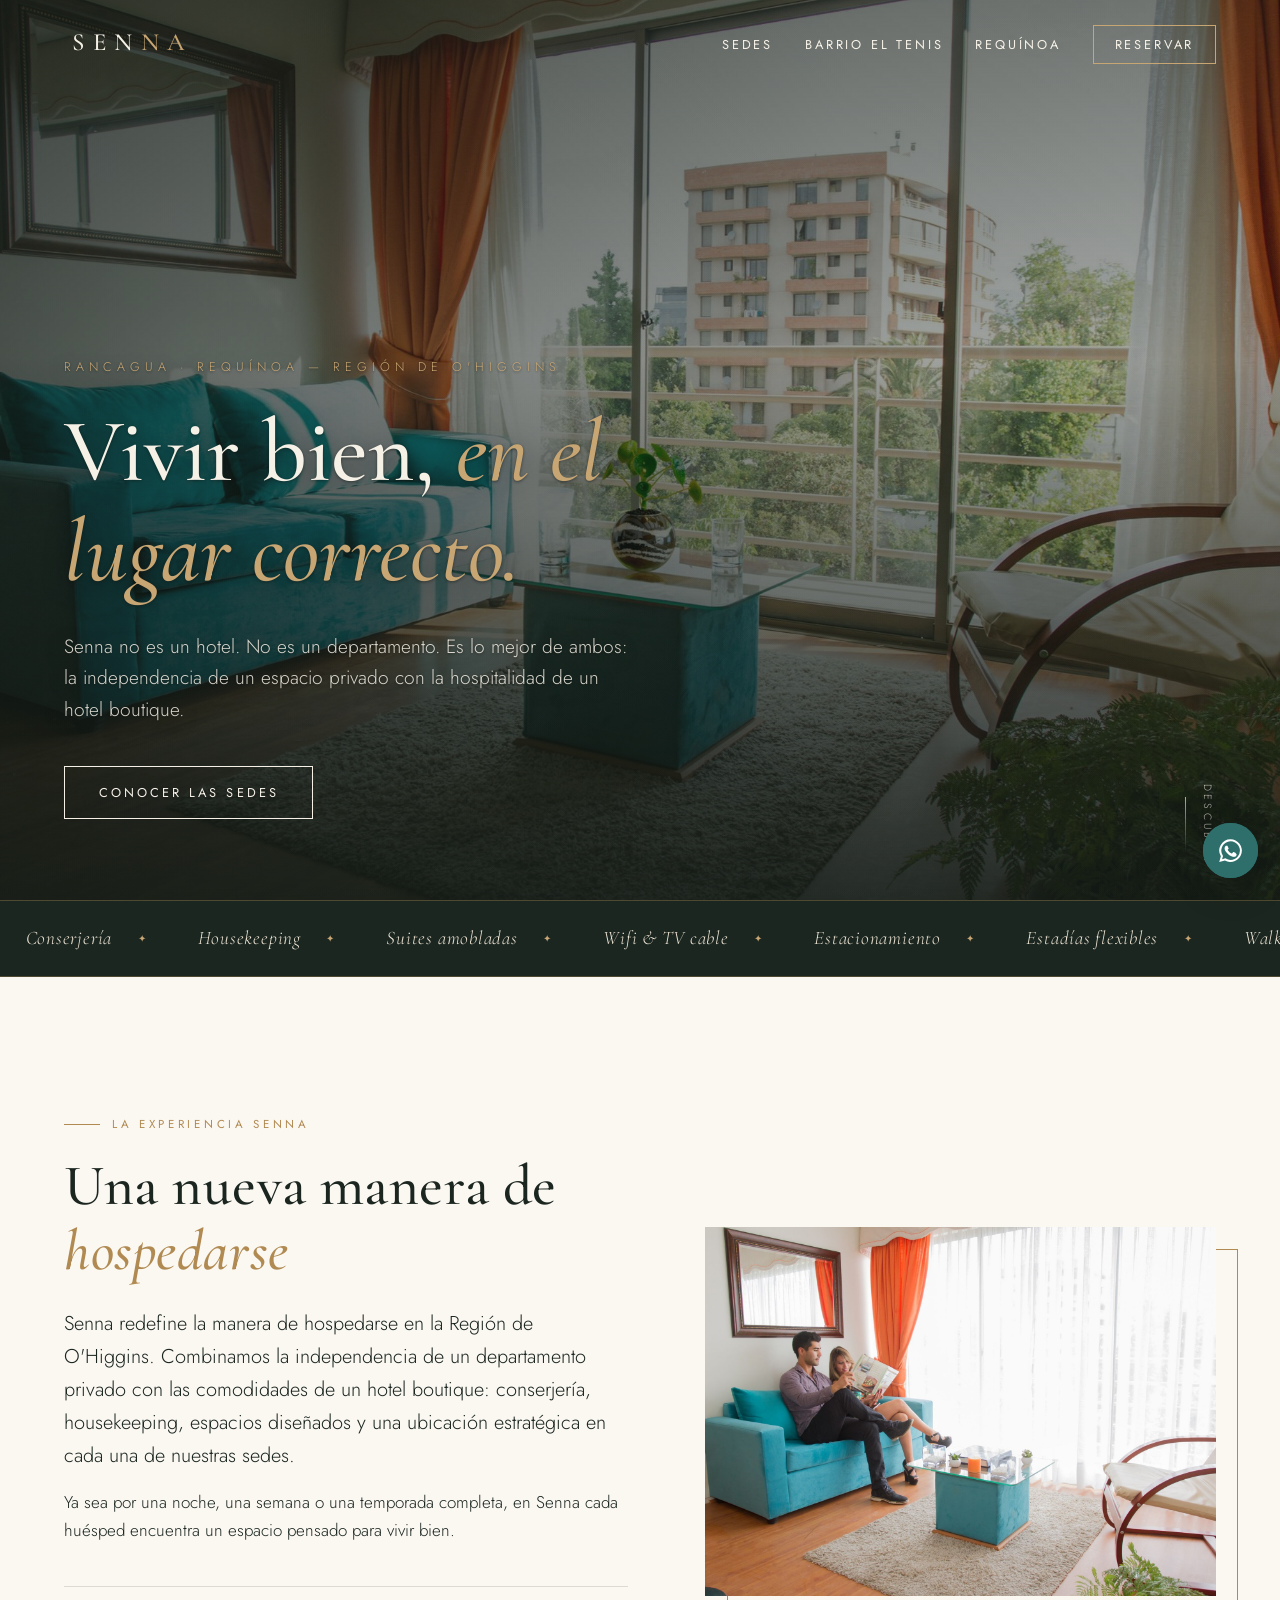
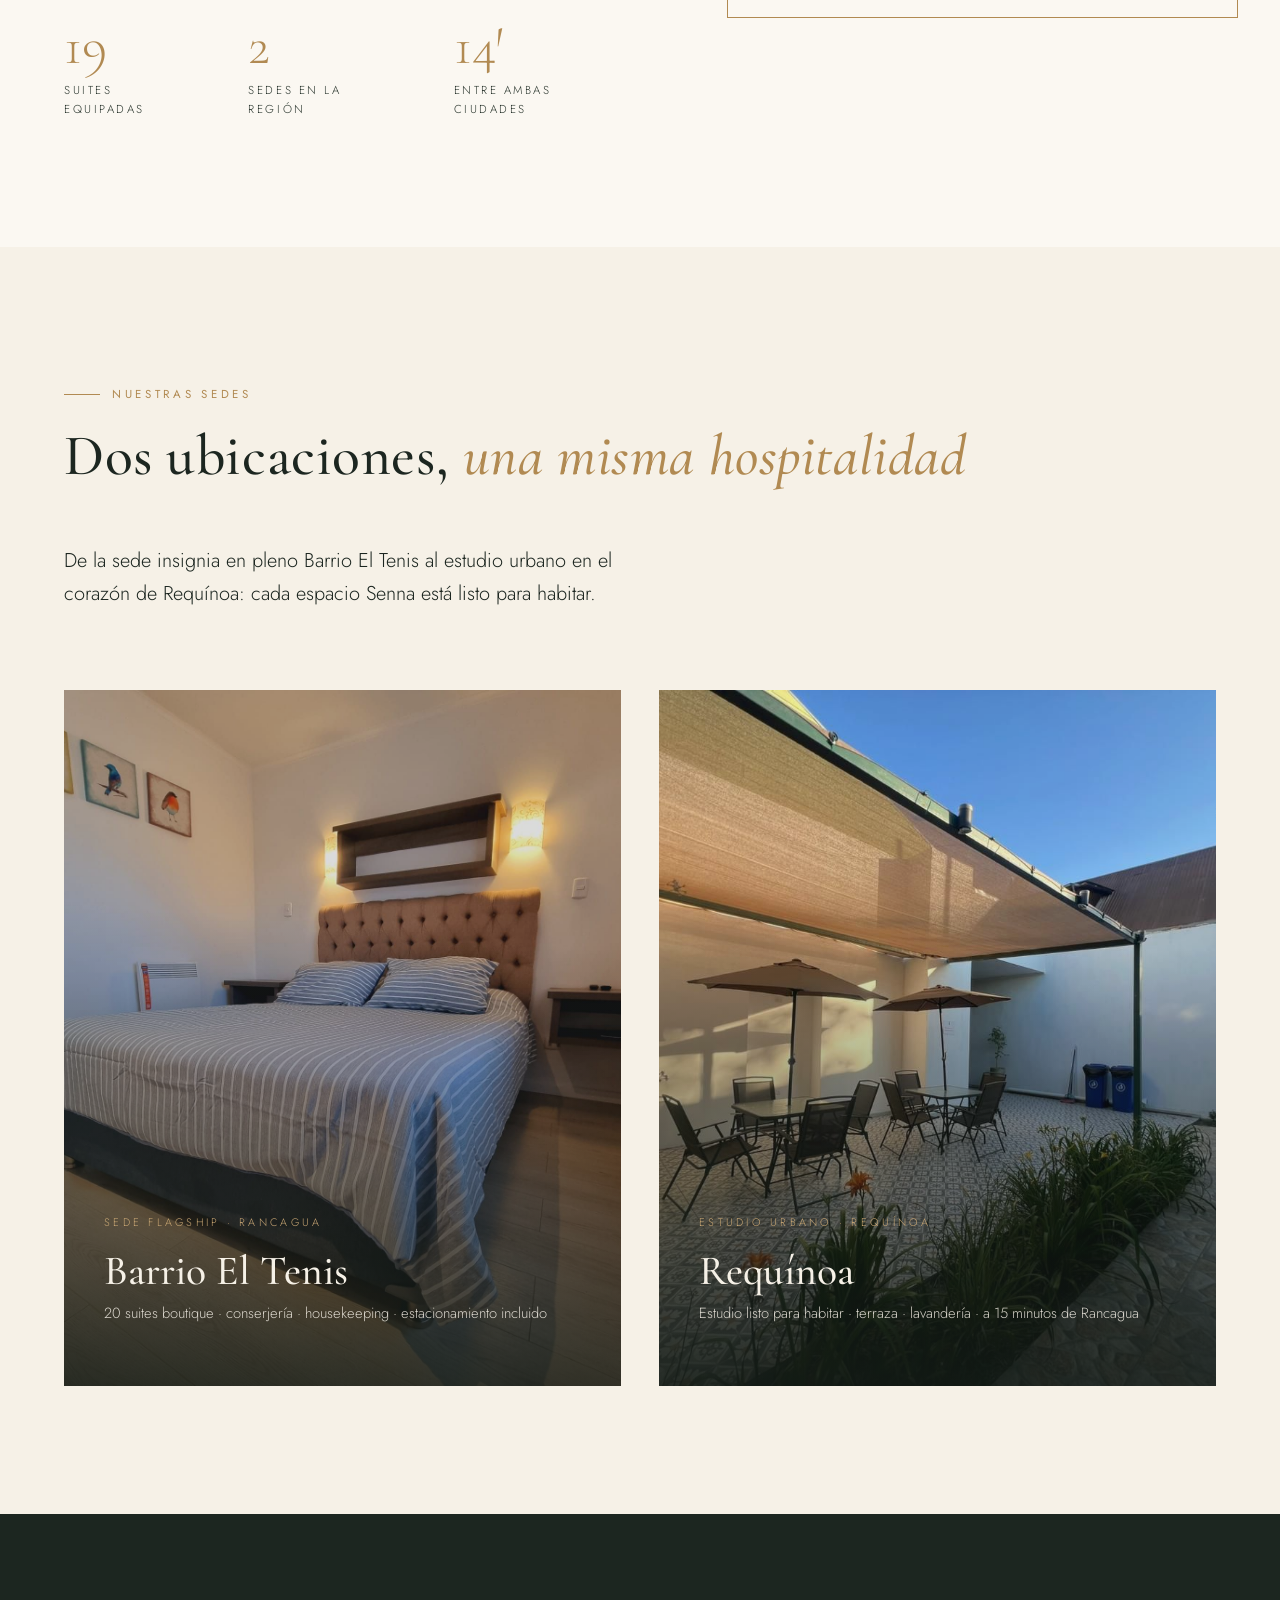
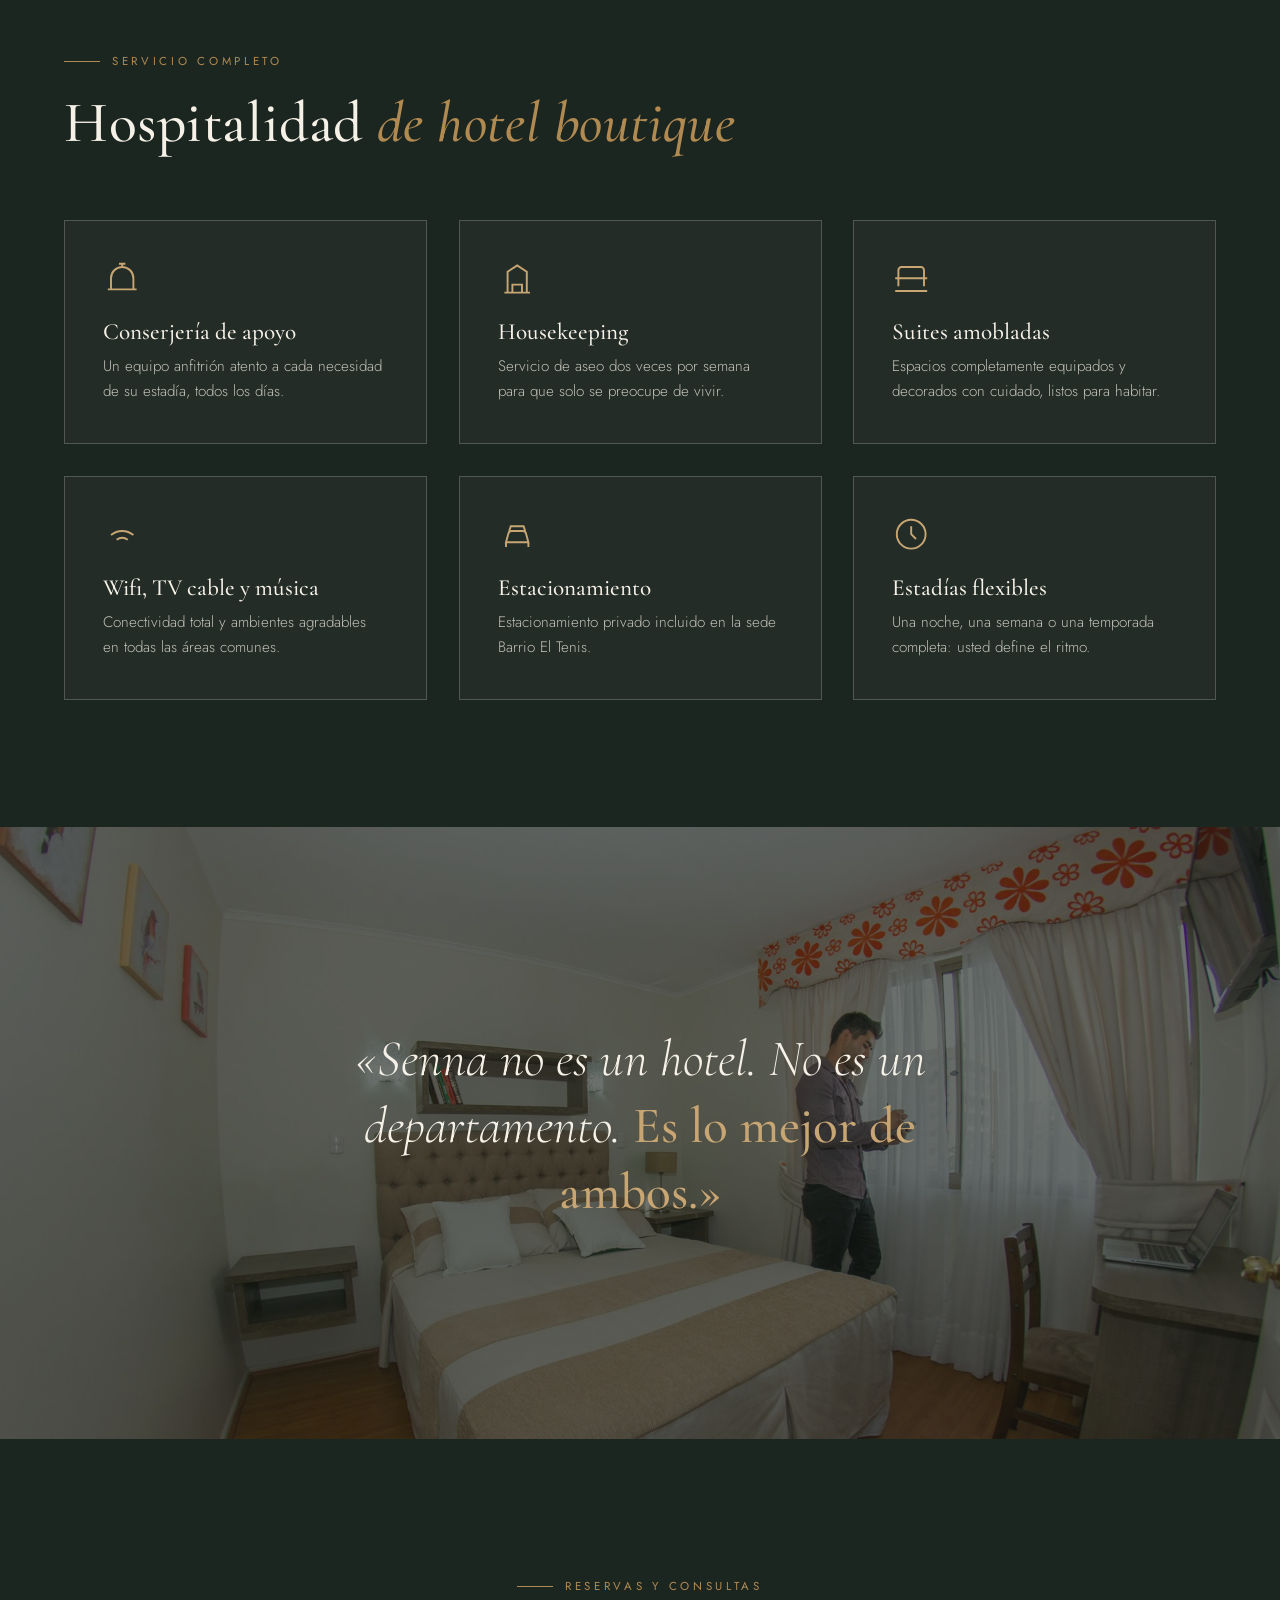
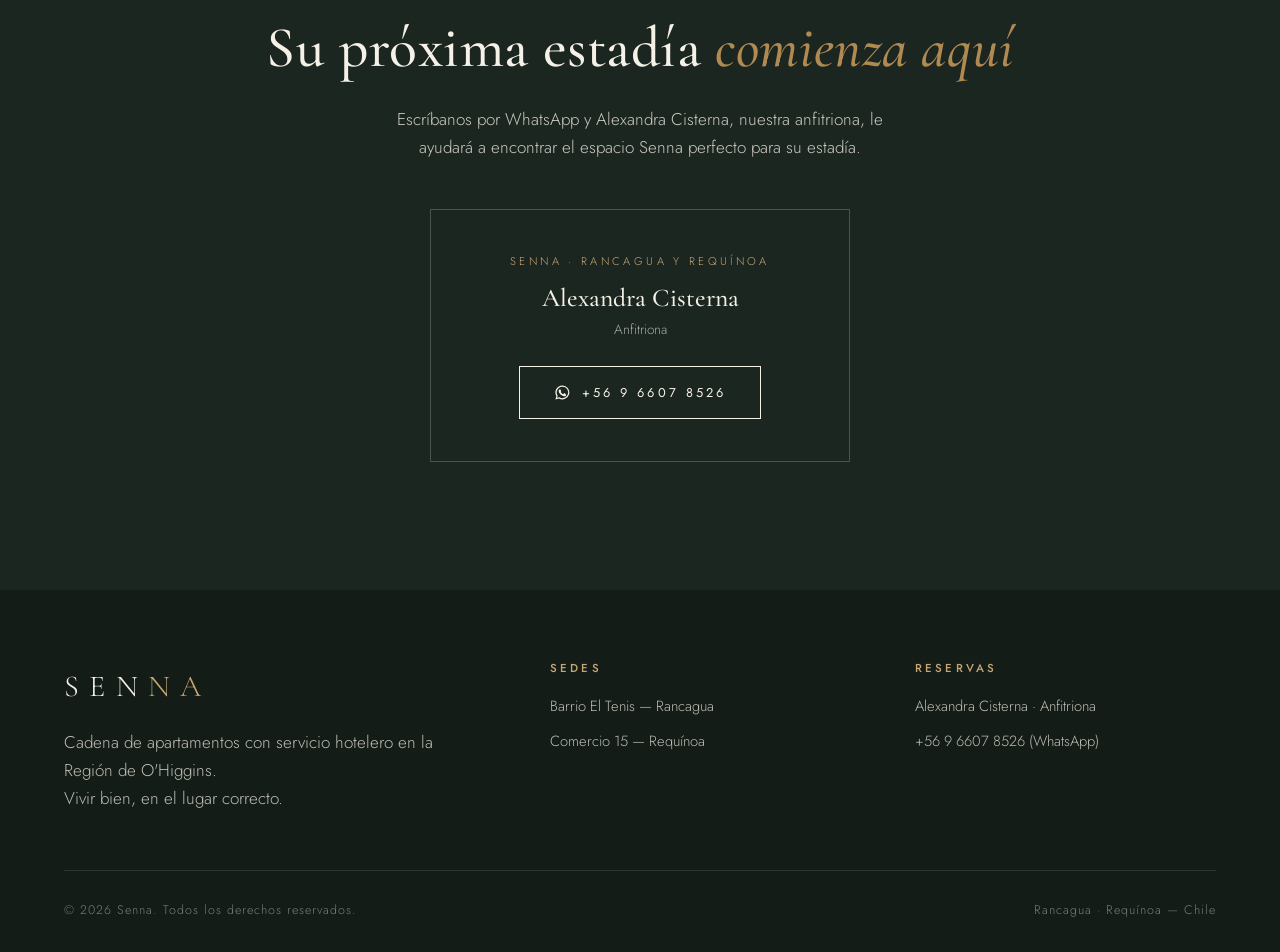
<file: index.html>
<!DOCTYPE html>
<html lang="es">
<head>
  <meta charset="UTF-8" />
  <meta name="viewport" content="width=device-width, initial-scale=1.0" />
  <title>Senna — Apartamentos con Servicio Hotelero · Rancagua y Requínoa</title>
  <meta name="description" content="Senna es una cadena de apartamentos con servicio hotelero en la Región de O'Higgins. Suites amobladas en Barrio El Tenis, Rancagua, y estudio urbano en Requínoa. Vivir bien, en el lugar correcto." />
  <meta property="og:title" content="Senna — Apartamentos con Servicio Hotelero" />
  <meta property="og:description" content="La independencia de un departamento privado con las comodidades de un hotel boutique. Rancagua · Requínoa." />
  <meta property="og:image" content="assets/img/tenis-hero.jpg" />
  <link rel="preconnect" href="https://fonts.googleapis.com" />
  <link rel="preconnect" href="https://fonts.gstatic.com" crossorigin />
  <link href="https://fonts.googleapis.com/css2?family=Cormorant+Garamond:ital,wght@0,400;0,500;0,600;1,400;1,500&family=Jost:wght@300;400;500&display=swap" rel="stylesheet" />
  <link rel="stylesheet" href="css/styles.css" />
</head>
<body>

  <!-- Preloader -->
  <div class="preloader" aria-hidden="true">
    <div class="preloader__mark">SEN<span>NA</span></div>
  </div>

  <!-- Navegación -->
  <header class="nav">
    <div class="wrap nav__inner">
      <a class="nav__logo" href="index.html" aria-label="Senna — inicio">SEN<span>NA</span></a>
      <button class="nav__burger" aria-label="Abrir menú" aria-expanded="false">
        <span></span><span></span><span></span>
      </button>
      <nav aria-label="Principal">
        <ul class="nav__links">
          <li><a href="index.html#sedes">Sedes</a></li>
          <li><a href="el-tenis.html">Barrio El Tenis</a></li>
          <li><a href="requinoa.html">Requínoa</a></li>
          <li><a class="nav__cta" href="index.html#contacto">Reservar</a></li>
        </ul>
      </nav>
    </div>
  </header>

  <!-- Hero -->
  <section class="hero">
    <div class="hero__media">
      <img src="assets/img/tenis-hero.jpg" alt="Living de una suite Senna con vista a Rancagua" fetchpriority="high" />
    </div>
    <div class="wrap hero__content">
      <p class="hero__kicker" data-cascade style="--i:0">Rancagua · Requínoa — Región de O'Higgins</p>
      <h1 class="hero__title" data-cascade style="--i:1">Vivir bien, <em>en el lugar correcto.</em></h1>
      <p class="hero__sub" data-cascade style="--i:2">
        Senna no es un hotel. No es un departamento. Es lo mejor de ambos:
        la independencia de un espacio privado con la hospitalidad de un hotel boutique.
      </p>
      <div data-cascade style="--i:3">
        <a class="btn btn--light" href="#sedes">Conocer las sedes</a>
      </div>
    </div>
    <span class="hero__scroll" aria-hidden="true">Descubrir</span>
  </section>

  <!-- Marquee de amenidades -->
  <div class="marquee" aria-hidden="true">
    <div class="marquee__track">
      <div class="marquee__group">
        <span class="marquee__item">Conserjería</span>
        <span class="marquee__item">Housekeeping</span>
        <span class="marquee__item">Suites amobladas</span>
        <span class="marquee__item">Wifi &amp; TV cable</span>
        <span class="marquee__item">Estacionamiento</span>
        <span class="marquee__item">Estadías flexibles</span>
        <span class="marquee__item">Walk-in closet</span>
        <span class="marquee__item">Caja de seguridad</span>
      </div>
      <div class="marquee__group">
        <span class="marquee__item">Conserjería</span>
        <span class="marquee__item">Housekeeping</span>
        <span class="marquee__item">Suites amobladas</span>
        <span class="marquee__item">Wifi &amp; TV cable</span>
        <span class="marquee__item">Estacionamiento</span>
        <span class="marquee__item">Estadías flexibles</span>
        <span class="marquee__item">Walk-in closet</span>
        <span class="marquee__item">Caja de seguridad</span>
      </div>
    </div>
  </div>

  <!-- Manifiesto -->
  <section class="section">
    <div class="wrap intro__grid">
      <div>
        <p class="eyebrow reveal">La experiencia Senna</p>
        <h2 class="section-title reveal" style="--d:0.08s">Una nueva manera de <em>hospedarse</em></h2>
        <p class="lead reveal" style="--d:0.16s">
          Senna redefine la manera de hospedarse en la Región de O'Higgins.
          Combinamos la independencia de un departamento privado con las comodidades
          de un hotel boutique: conserjería, housekeeping, espacios diseñados y una
          ubicación estratégica en cada una de nuestras sedes.
        </p>
        <p class="reveal" style="--d:0.22s">
          Ya sea por una noche, una semana o una temporada completa, en Senna cada
          huésped encuentra un espacio pensado para vivir bien.
        </p>
        <div class="intro__stats reveal" style="--d:0.3s">
          <div class="stat">
            <div class="stat__num"><span data-count="20">0</span></div>
            <div class="stat__label">Suites equipadas</div>
          </div>
          <div class="stat">
            <div class="stat__num"><span data-count="2">0</span></div>
            <div class="stat__label">Sedes en la región</div>
          </div>
          <div class="stat">
            <div class="stat__num"><span data-count="15">0</span>&prime;</div>
            <div class="stat__label">Entre ambas ciudades</div>
          </div>
        </div>
      </div>
      <div class="intro__media reveal-scale reveal" style="--d:0.15s">
        <div class="frame">
          <img src="assets/img/tenis-lifestyle.jpg" alt="Huéspedes disfrutando el living de una suite Senna" loading="lazy" />
        </div>
      </div>
    </div>
  </section>

  <!-- Sedes -->
  <section class="section section--cream" id="sedes">
    <div class="wrap">
      <div class="sedes__head">
        <div>
          <p class="eyebrow reveal">Nuestras sedes</p>
          <h2 class="section-title reveal" style="--d:0.08s">Dos ubicaciones, <em>una misma hospitalidad</em></h2>
        </div>
        <p class="lead reveal" style="--d:0.16s">
          De la sede insignia en pleno Barrio El Tenis al estudio urbano en el
          corazón de Requínoa: cada espacio Senna está listo para habitar.
        </p>
      </div>
      <div class="sedes__grid">
        <a class="sede-card reveal" style="--d:0.1s" href="el-tenis.html">
          <img src="assets/img/tenis-suite.jpg" alt="Suite con cama de hotel en Senna Barrio El Tenis" loading="lazy" />
          <div class="sede-card__body">
            <p class="sede-card__tag">Sede flagship · Rancagua</p>
            <h3 class="sede-card__title">Barrio El Tenis</h3>
            <p class="sede-card__meta">20 suites boutique · conserjería · housekeeping · estacionamiento incluido</p>
            <span class="sede-card__link">Descubrir la sede</span>
          </div>
        </a>
        <a class="sede-card reveal" style="--d:0.22s" href="requinoa.html">
          <img src="assets/img/requinoa-hero.jpg" alt="Terraza con pérgola de Senna Requínoa" loading="lazy" />
          <div class="sede-card__body">
            <p class="sede-card__tag">Estudio urbano · Requínoa</p>
            <h3 class="sede-card__title">Requínoa</h3>
            <p class="sede-card__meta">Estudio listo para habitar · terraza · lavandería · a 15 minutos de Rancagua</p>
            <span class="sede-card__link">Descubrir la sede</span>
          </div>
        </a>
      </div>
    </div>
  </section>

  <!-- Servicios -->
  <section class="section section--ink">
    <div class="wrap">
      <p class="eyebrow reveal">Servicio completo</p>
      <h2 class="section-title reveal" style="--d:0.08s">Hospitalidad <em>de hotel boutique</em></h2>
      <div class="services__grid">
        <div class="service reveal" style="--d:0.05s">
          <div class="service__icon" aria-hidden="true">
            <svg viewBox="0 0 24 24" fill="none" stroke="currentColor" stroke-width="1.2"><path d="M3 19h18M5 19v-7a7 7 0 0 1 14 0v7M12 5V3M10 3h4"/></svg>
          </div>
          <h3>Conserjería de apoyo</h3>
          <p>Un equipo anfitrión atento a cada necesidad de su estadía, todos los días.</p>
        </div>
        <div class="service reveal" style="--d:0.12s">
          <div class="service__icon" aria-hidden="true">
            <svg viewBox="0 0 24 24" fill="none" stroke="currentColor" stroke-width="1.2"><path d="M4 21h16M6 21V8l6-4 6 4v13M9 21v-5h6v5"/></svg>
          </div>
          <h3>Housekeeping</h3>
          <p>Servicio de aseo dos veces por semana para que solo se preocupe de vivir.</p>
        </div>
        <div class="service reveal" style="--d:0.19s">
          <div class="service__icon" aria-hidden="true">
            <svg viewBox="0 0 24 24" fill="none" stroke="currentColor" stroke-width="1.2"><path d="M2 12h20M4 12V7a2 2 0 0 1 2-2h12a2 2 0 0 1 2 2v5M4 12v5m16-5v5M2 20h20"/></svg>
          </div>
          <h3>Suites amobladas</h3>
          <p>Espacios completamente equipados y decorados con cuidado, listos para habitar.</p>
        </div>
        <div class="service reveal" style="--d:0.05s">
          <div class="service__icon" aria-hidden="true">
            <svg viewBox="0 0 24 24" fill="none" stroke="currentColor" stroke-width="1.2"><path d="M5 12.55a11 11 0 0 1 14 0M8.5 15.5a6 6 0 0 1 7 0M12 19h.01"/></svg>
          </div>
          <h3>Wifi, TV cable y música</h3>
          <p>Conectividad total y ambientes agradables en todas las áreas comunes.</p>
        </div>
        <div class="service reveal" style="--d:0.12s">
          <div class="service__icon" aria-hidden="true">
            <svg viewBox="0 0 24 24" fill="none" stroke="currentColor" stroke-width="1.2"><path d="M5 17h14l-1.5-5.5a2 2 0 0 0-1.93-1.5H8.43a2 2 0 0 0-1.93 1.5L5 17Zm0 0v3m14-3v3M7 10l1-3h8l1 3"/></svg>
          </div>
          <h3>Estacionamiento</h3>
          <p>Estacionamiento privado incluido en la sede Barrio El Tenis.</p>
        </div>
        <div class="service reveal" style="--d:0.19s">
          <div class="service__icon" aria-hidden="true">
            <svg viewBox="0 0 24 24" fill="none" stroke="currentColor" stroke-width="1.2"><circle cx="12" cy="12" r="9"/><path d="M12 7v5l3 3"/></svg>
          </div>
          <h3>Estadías flexibles</h3>
          <p>Una noche, una semana o una temporada completa: usted define el ritmo.</p>
        </div>
      </div>
    </div>
  </section>

  <!-- Banda editorial con parallax -->
  <section class="band">
    <div class="band__bg">
      <img src="assets/img/tenis-living-wide.jpg" alt="" loading="lazy" />
    </div>
    <div class="wrap">
      <p class="band__quote reveal">
        «Senna no es un hotel. No es un departamento.
        <strong>Es lo mejor de ambos.»</strong>
      </p>
    </div>
  </section>

  <!-- Contacto -->
  <section class="section section--ink contacto" id="contacto">
    <div class="wrap">
      <p class="eyebrow reveal" style="justify-content:center">Reservas y consultas</p>
      <h2 class="section-title reveal" style="--d:0.08s">Su próxima estadía <em>comienza aquí</em></h2>
      <p class="contacto__lead reveal" style="--d:0.16s">
        Escríbanos por WhatsApp y Alexandra Cisterna, nuestra anfitriona,
        le ayudará a encontrar el espacio Senna perfecto para su estadía.
      </p>
      <div class="contacto__cards">
        <div class="contacto-card reveal" style="--d:0.1s">
          <p class="contacto-card__sede">Senna · Rancagua y Requínoa</p>
          <h3>Alexandra Cisterna</h3>
          <p class="contacto-card__rol">Anfitriona</p>
          <a class="btn btn--light" href="https://wa.me/56966078526?text=Hola%20Alexandra%2C%20quiero%20consultar%20por%20una%20estad%C3%ADa%20en%20Senna" target="_blank" rel="noopener">
            <svg viewBox="0 0 24 24" fill="currentColor" aria-hidden="true"><path d="M12 2a10 10 0 0 0-8.6 15.1L2 22l5-1.3A10 10 0 1 0 12 2Zm0 18.2c-1.5 0-3-.4-4.2-1.2l-.3-.2-3 .8.8-2.9-.2-.3a8.2 8.2 0 1 1 6.9 3.8Zm4.5-6.1c-.2-.1-1.5-.7-1.7-.8-.2-.1-.4-.1-.6.1-.2.2-.6.8-.8 1-.1.2-.3.2-.5.1a6.7 6.7 0 0 1-3.3-2.9c-.3-.4 0-.5.2-.7l.4-.5c.1-.2.1-.4 0-.5l-.8-1.8c-.2-.5-.4-.4-.6-.4h-.5c-.2 0-.5.1-.7.3-.2.3-.9.9-.9 2.2s.9 2.5 1.1 2.7c.1.2 1.8 2.8 4.5 3.9 2.6 1.1 2.6.7 3.1.7.5-.1 1.5-.6 1.7-1.2.2-.6.2-1.1.2-1.2l-.6-.3Z"/></svg>
            +56 9 6607 8526
          </a>
        </div>
      </div>
    </div>
  </section>

  <!-- Footer -->
  <footer class="footer">
    <div class="wrap">
      <div class="footer__grid">
        <div>
          <div class="footer__logo">SEN<span>NA</span></div>
          <p>Cadena de apartamentos con servicio hotelero en la Región de O'Higgins.<br />Vivir bien, en el lugar correcto.</p>
        </div>
        <div>
          <h4>Sedes</h4>
          <ul>
            <li><a href="el-tenis.html">Barrio El Tenis — Rancagua</a></li>
            <li><a href="requinoa.html">Comercio 15 — Requínoa</a></li>
          </ul>
        </div>
        <div>
          <h4>Reservas</h4>
          <ul>
            <li><a href="https://wa.me/56966078526" target="_blank" rel="noopener">Alexandra Cisterna · Anfitriona</a></li>
            <li><a href="https://wa.me/56966078526" target="_blank" rel="noopener">+56 9 6607 8526 (WhatsApp)</a></li>
          </ul>
        </div>
      </div>
      <div class="footer__base">
        <span>© <span data-year>2026</span> Senna. Todos los derechos reservados.</span>
        <span>Rancagua · Requínoa — Chile</span>
      </div>
    </div>
  </footer>

  <!-- WhatsApp flotante -->
  <a class="wsp-float" href="https://wa.me/56966078526" target="_blank" rel="noopener" aria-label="Escribir por WhatsApp">
    <svg viewBox="0 0 24 24" fill="currentColor" aria-hidden="true"><path d="M12 2a10 10 0 0 0-8.6 15.1L2 22l5-1.3A10 10 0 1 0 12 2Zm0 18.2c-1.5 0-3-.4-4.2-1.2l-.3-.2-3 .8.8-2.9-.2-.3a8.2 8.2 0 1 1 6.9 3.8Zm4.5-6.1c-.2-.1-1.5-.7-1.7-.8-.2-.1-.4-.1-.6.1-.2.2-.6.8-.8 1-.1.2-.3.2-.5.1a6.7 6.7 0 0 1-3.3-2.9c-.3-.4 0-.5.2-.7l.4-.5c.1-.2.1-.4 0-.5l-.8-1.8c-.2-.5-.4-.4-.6-.4h-.5c-.2 0-.5.1-.7.3-.2.3-.9.9-.9 2.2s.9 2.5 1.1 2.7c.1.2 1.8 2.8 4.5 3.9 2.6 1.1 2.6.7 3.1.7.5-.1 1.5-.6 1.7-1.2.2-.6.2-1.1.2-1.2l-.6-.3Z"/></svg>
  </a>

  <script src="js/main.js"></script>
</body>
</html>
</file>
<file: css/styles.css>
/* ============================================================
   SENNA — Apartamentos con Servicio Hotelero
   Sistema de diseño · vivir bien, en el lugar correcto
   ============================================================ */

:root {
  --ink: #1c2620;          /* verde carbón profundo */
  --ink-soft: #2a362e;
  --cream: #f6f1e7;        /* arena cálida */
  --cream-deep: #ece4d4;
  --paper: #fbf8f2;
  --brass: #b18a52;        /* latón */
  --brass-soft: #c8a674;
  --teal: #2e6f6c;         /* eco de los sofás Senna */
  --white: #ffffff;
  --line: rgba(28, 38, 32, 0.14);
  --line-light: rgba(246, 241, 231, 0.22);

  --font-display: "Cormorant Garamond", Georgia, serif;
  --font-body: "Jost", "Helvetica Neue", Arial, sans-serif;

  --ease-out: cubic-bezier(0.22, 1, 0.36, 1);
  --ease-soft: cubic-bezier(0.45, 0, 0.15, 1);

  --pad: clamp(1.25rem, 5vw, 4rem);
  --section: clamp(4.5rem, 10vw, 8.5rem);
}

*, *::before, *::after { box-sizing: border-box; }

html {
  scroll-behavior: smooth;
  -webkit-text-size-adjust: 100%;
  overflow-x: hidden;
}

body {
  margin: 0;
  font-family: var(--font-body);
  font-weight: 300;
  font-size: clamp(1rem, 0.95rem + 0.2vw, 1.0625rem);
  line-height: 1.65;
  color: var(--ink);
  background: var(--paper);
  overflow-x: hidden;
}

img { max-width: 100%; display: block; }

h1, h2, h3, h4 {
  font-family: var(--font-display);
  font-weight: 500;
  line-height: 1.12;
  margin: 0;
  color: inherit;
}

a { color: inherit; text-decoration: none; }
p { margin: 0 0 1rem; }

::selection { background: var(--brass); color: var(--white); }

/* ------------------------------------------------------------
   Utilidades
   ------------------------------------------------------------ */

.wrap {
  width: min(1200px, 100% - 2 * var(--pad));
  margin-inline: auto;
}

.eyebrow {
  display: inline-flex;
  align-items: center;
  gap: 0.75rem;
  font-size: 0.72rem;
  letter-spacing: 0.32em;
  text-transform: uppercase;
  font-weight: 400;
  color: var(--brass);
  margin-bottom: 1.25rem;
}

.eyebrow::before {
  content: "";
  width: 2.25rem;
  height: 1px;
  background: var(--brass);
  flex: none;
}

.section-title {
  font-size: clamp(2.1rem, 1.4rem + 3.2vw, 3.6rem);
  letter-spacing: 0.01em;
  margin-bottom: 1.5rem;
}

.section-title em {
  font-style: italic;
  color: var(--brass);
}

.lead {
  font-size: clamp(1.05rem, 1rem + 0.35vw, 1.25rem);
  font-weight: 300;
  max-width: 46ch;
}

/* ------------------------------------------------------------
   Animaciones de entrada (scroll reveal)
   ------------------------------------------------------------ */

.reveal {
  opacity: 0;
  transform: translateY(2.2rem);
  transition:
    opacity 0.9s var(--ease-out),
    transform 0.9s var(--ease-out);
  transition-delay: var(--d, 0s);
  will-change: opacity, transform;
}

.reveal-left  { transform: translateX(-2.5rem); }
.reveal-right { transform: translateX(2.5rem); }
.reveal-scale { transform: scale(0.94); }

.reveal.is-in {
  opacity: 1;
  transform: none;
}

/* Líneas decorativas que se dibujan */
.draw-line {
  transform: scaleX(0);
  transform-origin: left center;
  transition: transform 1.2s var(--ease-soft) 0.2s;
}
.draw-line.is-in { transform: scaleX(1); }

/* ------------------------------------------------------------
   Preloader
   ------------------------------------------------------------ */

.preloader {
  position: fixed;
  inset: 0;
  z-index: 200;
  display: grid;
  place-items: center;
  background: var(--ink);
  transition: opacity 0.7s var(--ease-soft), visibility 0.7s;
}

.preloader.is-done {
  opacity: 0;
  visibility: hidden;
  pointer-events: none;
}

.preloader__mark {
  font-family: var(--font-display);
  font-size: clamp(2rem, 6vw, 3.2rem);
  letter-spacing: 0.42em;
  text-indent: 0.42em;
  color: var(--cream);
  opacity: 0;
  animation: preloader-in 1.1s var(--ease-out) 0.1s forwards;
}

.preloader__mark span { color: var(--brass-soft); }

@keyframes preloader-in {
  from { opacity: 0; transform: translateY(0.8rem); letter-spacing: 0.6em; }
  to   { opacity: 1; transform: none; letter-spacing: 0.42em; }
}

/* ------------------------------------------------------------
   Navegación
   ------------------------------------------------------------ */

.nav {
  position: fixed;
  top: 0;
  left: 0;
  right: 0;
  z-index: 100;
  transition: background 0.45s var(--ease-soft), box-shadow 0.45s var(--ease-soft),
              padding 0.45s var(--ease-soft);
  padding: 1.4rem 0;
  color: var(--cream);
}

.nav__inner {
  display: flex;
  align-items: center;
  justify-content: space-between;
  gap: 2rem;
}

.nav.is-solid {
  background: rgba(28, 38, 32, 0.92);
  -webkit-backdrop-filter: blur(14px);
  backdrop-filter: blur(14px);
  padding: 0.85rem 0;
  box-shadow: 0 10px 40px rgba(15, 22, 18, 0.25);
}

.nav__logo {
  position: relative;
  z-index: 121;
  font-family: var(--font-display);
  font-size: 1.55rem;
  letter-spacing: 0.34em;
  text-indent: 0.34em;
  font-weight: 500;
}

.nav__logo span { color: var(--brass-soft); }

.nav__links {
  display: flex;
  align-items: center;
  gap: clamp(1.2rem, 2.5vw, 2.4rem);
  list-style: none;
  margin: 0;
  padding: 0;
}

.nav__links a {
  position: relative;
  font-size: 0.8rem;
  letter-spacing: 0.22em;
  text-transform: uppercase;
  font-weight: 400;
  padding: 0.35rem 0;
}

.nav__links a::after {
  content: "";
  position: absolute;
  left: 0;
  bottom: 0;
  width: 100%;
  height: 1px;
  background: var(--brass-soft);
  transform: scaleX(0);
  transform-origin: right center;
  transition: transform 0.4s var(--ease-out);
}

.nav__links a:hover::after,
.nav__links a.is-active::after {
  transform: scaleX(1);
  transform-origin: left center;
}

.nav__cta {
  border: 1px solid var(--brass-soft);
  padding: 0.55rem 1.3rem !important;
  transition: background 0.35s var(--ease-soft), color 0.35s var(--ease-soft);
}

.nav__cta:hover { background: var(--brass-soft); color: var(--ink); }
.nav__cta::after { display: none; }

/* Menú móvil */
.nav__burger {
  display: none;
  background: none;
  border: 0;
  width: 2.6rem;
  height: 2.6rem;
  padding: 0.6rem;
  cursor: pointer;
  z-index: 120;
  flex-direction: column;
  justify-content: center;
  gap: 7px;
}

.nav__burger span {
  display: block;
  height: 1.5px;
  width: 100%;
  background: currentColor;
  transition: transform 0.4s var(--ease-out), opacity 0.3s;
}

.nav__burger.is-open span:nth-child(1) { transform: translateY(8.5px) rotate(45deg); }
.nav__burger.is-open span:nth-child(2) { opacity: 0; }
.nav__burger.is-open span:nth-child(3) { transform: translateY(-8.5px) rotate(-45deg); }

@media (max-width: 860px) {
  .nav__burger { display: flex; color: var(--cream); }

  .nav__links {
    position: fixed;
    inset: 0;
    flex-direction: column;
    justify-content: center;
    gap: 2rem;
    background: var(--ink);
    opacity: 0;
    visibility: hidden;
    transition: opacity 0.5s var(--ease-soft), visibility 0.5s;
  }

  .nav__links.is-open {
    opacity: 1;
    visibility: visible;
  }

  .nav__links a {
    font-size: 1.05rem;
    letter-spacing: 0.3em;
    opacity: 0;
    transform: translateY(1rem);
    transition: opacity 0.5s var(--ease-out), transform 0.5s var(--ease-out);
  }

  .nav__links.is-open a {
    opacity: 1;
    transform: none;
  }

  .nav__links.is-open li:nth-child(1) a { transition-delay: 0.12s; }
  .nav__links.is-open li:nth-child(2) a { transition-delay: 0.2s; }
  .nav__links.is-open li:nth-child(3) a { transition-delay: 0.28s; }
  .nav__links.is-open li:nth-child(4) a { transition-delay: 0.36s; }
}

/* ------------------------------------------------------------
   Hero
   ------------------------------------------------------------ */

.hero {
  position: relative;
  min-height: 100svh;
  display: grid;
  align-items: end;
  color: var(--cream);
  isolation: isolate;
  overflow: hidden;
}

.hero--short { min-height: 82svh; }

.hero__media {
  position: absolute;
  inset: 0;
  z-index: -2;
  overflow: hidden;
}

.hero__media img {
  width: 100%;
  height: 100%;
  object-fit: cover;
  animation: kenburns 18s var(--ease-soft) both;
  will-change: transform;
}

@keyframes kenburns {
  from { transform: scale(1.14); }
  to   { transform: scale(1.02); }
}

.hero::after {
  content: "";
  position: absolute;
  inset: 0;
  z-index: -1;
  background:
    linear-gradient(100deg,
      rgba(20, 28, 23, 0.66) 0%,
      rgba(20, 28, 23, 0.28) 60%,
      rgba(20, 28, 23, 0.15) 100%),
    linear-gradient(180deg,
      rgba(20, 28, 23, 0.5) 0%,
      rgba(20, 28, 23, 0.22) 40%,
      rgba(20, 28, 23, 0.88) 100%);
}

.hero__content {
  padding-bottom: clamp(4.5rem, 9vh, 7rem);
  padding-top: 9rem;
}

.hero__content > * {
  text-shadow: 0 1px 3px rgba(16, 22, 18, 0.55), 0 4px 28px rgba(16, 22, 18, 0.45);
}

.hero__kicker {
  font-size: 0.78rem;
  letter-spacing: 0.4em;
  text-transform: uppercase;
  color: var(--brass-soft);
  margin-bottom: 1.5rem;
}

.hero__title {
  font-size: clamp(2.6rem, 2rem + 5.5vw, 5.6rem);
  max-width: 14ch;
  margin-bottom: 1.75rem;
}

.hero__title em { font-style: italic; color: var(--brass-soft); }

.hero__sub {
  max-width: 52ch;
  font-size: clamp(1rem, 0.95rem + 0.4vw, 1.2rem);
  color: rgba(246, 241, 231, 0.86);
  margin-bottom: 2.5rem;
}

/* Cascada de entrada del hero */
.hero [data-cascade] {
  opacity: 0;
  transform: translateY(2rem);
  animation: cascade-in 1s var(--ease-out) forwards;
  animation-delay: calc(0.45s + var(--i, 0) * 0.16s);
}

@keyframes cascade-in {
  to { opacity: 1; transform: none; }
}

.hero__scroll {
  position: absolute;
  bottom: 2.2rem;
  right: var(--pad);
  display: flex;
  flex-direction: column;
  align-items: center;
  gap: 0.8rem;
  font-size: 0.66rem;
  letter-spacing: 0.3em;
  text-transform: uppercase;
  color: rgba(246, 241, 231, 0.7);
  writing-mode: vertical-rl;
}

.hero__scroll::after {
  content: "";
  width: 1px;
  height: 3.4rem;
  background: linear-gradient(to bottom, var(--brass-soft), transparent);
  animation: scroll-pulse 2.2s var(--ease-soft) infinite;
}

@keyframes scroll-pulse {
  0%   { transform: scaleY(0); transform-origin: top; }
  45%  { transform: scaleY(1); transform-origin: top; }
  55%  { transform: scaleY(1); transform-origin: bottom; }
  100% { transform: scaleY(0); transform-origin: bottom; }
}

@media (max-width: 640px) {
  .hero__scroll { display: none; }
}

/* ------------------------------------------------------------
   Botones
   ------------------------------------------------------------ */

.btn {
  position: relative;
  display: inline-flex;
  align-items: center;
  gap: 0.7rem;
  padding: 0.95rem 2.1rem;
  font-family: var(--font-body);
  font-size: 0.8rem;
  font-weight: 400;
  letter-spacing: 0.24em;
  text-transform: uppercase;
  border: 1px solid var(--brass);
  color: inherit;
  background: transparent;
  cursor: pointer;
  overflow: hidden;
  transition: color 0.4s var(--ease-soft), border-color 0.4s var(--ease-soft);
}

.btn::before {
  content: "";
  position: absolute;
  inset: 0;
  background: var(--brass);
  transform: scaleX(0);
  transform-origin: right center;
  transition: transform 0.45s var(--ease-out);
  z-index: -1;
}

.btn:hover::before {
  transform: scaleX(1);
  transform-origin: left center;
}

.btn:hover { color: var(--white); }

.btn--solid {
  background: var(--brass);
  color: var(--white);
}

.btn--solid::before { background: var(--ink); }

.btn--light {
  border-color: var(--cream);
  color: var(--cream);
}

.btn--light::before { background: var(--cream); }
.btn--light:hover { color: var(--ink); }

.btn svg { width: 1.05rem; height: 1.05rem; flex: none; }

/* ------------------------------------------------------------
   Sección intro / manifiesto
   ------------------------------------------------------------ */

.section { padding-block: var(--section); }

.section--cream { background: var(--cream); }
.section--ink   { background: var(--ink); color: var(--cream); }

.intro__grid {
  display: grid;
  grid-template-columns: 1.05fr 0.95fr;
  gap: clamp(2.5rem, 6vw, 5.5rem);
  align-items: center;
}

.intro__media {
  position: relative;
}

.intro__media .frame {
  position: relative;
  overflow: hidden;
}

.intro__media .frame img {
  width: 100%;
  height: 100%;
  object-fit: cover;
  transition: transform 1.1s var(--ease-soft);
}

.intro__media:hover .frame img { transform: scale(1.05); }

.intro__media::after {
  content: "";
  position: absolute;
  inset: 1.4rem -1.4rem -1.4rem 1.4rem;
  border: 1px solid var(--brass);
  z-index: -1;
}

.intro__stats {
  display: flex;
  gap: clamp(1.8rem, 4vw, 3.5rem);
  margin-top: 2.6rem;
  padding-top: 2rem;
  border-top: 1px solid var(--line);
}

.stat__num {
  font-family: var(--font-display);
  font-size: clamp(2.2rem, 1.6rem + 2.4vw, 3.4rem);
  color: var(--brass);
  line-height: 1;
}

.stat__label {
  font-size: 0.72rem;
  letter-spacing: 0.22em;
  text-transform: uppercase;
  margin-top: 0.5rem;
  color: var(--ink-soft);
}

@media (max-width: 860px) {
  .intro__grid { grid-template-columns: 1fr; }
  .intro__media { order: -1; margin-bottom: 1rem; }
  .intro__media::after { inset: 1rem -0.8rem -0.8rem 1rem; }
}

/* ------------------------------------------------------------
   Marquee de amenidades
   ------------------------------------------------------------ */

.marquee {
  background: var(--ink);
  color: var(--cream);
  padding-block: 1.35rem;
  overflow: hidden;
  border-block: 1px solid rgba(177, 138, 82, 0.35);
}

.marquee__track {
  display: flex;
  gap: 0;
  width: max-content;
  animation: marquee 36s linear infinite;
}

.marquee:hover .marquee__track { animation-play-state: paused; }

.marquee__group {
  display: flex;
  align-items: center;
  flex: none;
}

.marquee__item {
  display: inline-flex;
  align-items: center;
  gap: 1.6rem;
  padding-inline: 1.6rem;
  font-family: var(--font-display);
  font-size: 1.2rem;
  font-style: italic;
  letter-spacing: 0.04em;
  white-space: nowrap;
  color: var(--cream-deep);
}

.marquee__item::after {
  content: "✦";
  font-size: 0.65rem;
  font-style: normal;
  color: var(--brass-soft);
}

@keyframes marquee {
  to { transform: translateX(-50%); }
}

/* ------------------------------------------------------------
   Tarjetas de sedes
   ------------------------------------------------------------ */

.sedes__head {
  display: flex;
  align-items: flex-end;
  justify-content: space-between;
  gap: 2rem;
  margin-bottom: clamp(2.5rem, 5vw, 4rem);
  flex-wrap: wrap;
}

.sedes__grid {
  display: grid;
  grid-template-columns: 1fr 1fr;
  gap: clamp(1.5rem, 3vw, 2.5rem);
}

.sede-card {
  position: relative;
  display: block;
  overflow: hidden;
  aspect-ratio: 4 / 5;
  color: var(--cream);
  background: var(--ink);
}

.sede-card img {
  position: absolute;
  inset: 0;
  width: 100%;
  height: 100%;
  object-fit: cover;
  opacity: 0.92;
  transition: transform 1.2s var(--ease-soft), opacity 0.6s;
}

.sede-card:hover img { transform: scale(1.07); opacity: 0.75; }

.sede-card::after {
  content: "";
  position: absolute;
  inset: 0;
  background: linear-gradient(185deg, rgba(20,28,23,0) 35%, rgba(20,28,23,0.88) 100%);
}

.sede-card__body {
  position: absolute;
  inset: auto 0 0 0;
  z-index: 2;
  padding: clamp(1.5rem, 3.5vw, 2.5rem);
  transform: translateY(1.6rem);
  transition: transform 0.6s var(--ease-out);
}

.sede-card:hover .sede-card__body { transform: translateY(0); }

.sede-card__tag {
  font-size: 0.68rem;
  letter-spacing: 0.3em;
  text-transform: uppercase;
  color: var(--brass-soft);
}

.sede-card__title {
  font-size: clamp(1.7rem, 1.3rem + 1.8vw, 2.6rem);
  margin: 0.6rem 0 0.4rem;
}

.sede-card__meta {
  font-size: 0.92rem;
  color: rgba(246, 241, 231, 0.85);
  margin-bottom: 1.1rem;
}

.sede-card__link {
  display: inline-flex;
  align-items: center;
  gap: 0.6rem;
  font-size: 0.76rem;
  letter-spacing: 0.24em;
  text-transform: uppercase;
  color: var(--brass-soft);
  opacity: 0;
  transform: translateY(0.6rem);
  transition: opacity 0.5s var(--ease-out) 0.08s, transform 0.5s var(--ease-out) 0.08s;
}

.sede-card:hover .sede-card__link { opacity: 1; transform: none; }

.sede-card__link::after { content: "→"; font-size: 1rem; }

@media (max-width: 760px) {
  .sedes__grid { grid-template-columns: 1fr; }
  .sede-card { aspect-ratio: 4 / 4.4; }
  .sede-card__body { transform: none; }
  .sede-card__link { opacity: 1; transform: none; }
}

/* ------------------------------------------------------------
   Servicios
   ------------------------------------------------------------ */

.services__grid {
  display: grid;
  grid-template-columns: repeat(3, 1fr);
  gap: clamp(1.2rem, 2.5vw, 2rem);
  margin-top: clamp(2.5rem, 5vw, 4rem);
}

.service {
  padding: clamp(1.6rem, 3vw, 2.4rem);
  border: 1px solid var(--line-light);
  background: rgba(246, 241, 231, 0.03);
  transition: background 0.5s var(--ease-soft), transform 0.5s var(--ease-out),
              border-color 0.5s;
}

.service:hover {
  background: rgba(177, 138, 82, 0.1);
  border-color: rgba(177, 138, 82, 0.45);
  transform: translateY(-6px);
}

.service__icon {
  width: 2.4rem;
  height: 2.4rem;
  color: var(--brass-soft);
  margin-bottom: 1.3rem;
}

.service__icon svg { width: 100%; height: 100%; }

.service h3 {
  font-size: 1.45rem;
  margin-bottom: 0.6rem;
}

.service p {
  font-size: 0.95rem;
  color: rgba(246, 241, 231, 0.75);
  margin: 0;
}

@media (max-width: 900px) {
  .services__grid { grid-template-columns: 1fr 1fr; }
}

@media (max-width: 580px) {
  .services__grid { grid-template-columns: 1fr; }
}

/* ------------------------------------------------------------
   Banda editorial / parallax
   ------------------------------------------------------------ */

.band {
  position: relative;
  min-height: 68svh;
  display: grid;
  place-items: center;
  overflow: hidden;
  isolation: isolate;
  color: var(--cream);
  text-align: center;
  padding-block: 6rem;
}

.band__bg {
  position: absolute;
  inset: -12% 0;
  z-index: -2;
}

.band__bg img {
  width: 100%;
  height: 100%;
  object-fit: cover;
}

.band::after {
  content: "";
  position: absolute;
  inset: 0;
  z-index: -1;
  background: rgba(20, 28, 23, 0.62);
}

.band__quote {
  font-family: var(--font-display);
  font-size: clamp(1.7rem, 1.2rem + 3vw, 3.2rem);
  font-style: italic;
  max-width: 26ch;
  margin-inline: auto;
  line-height: 1.3;
}

.band__quote strong {
  font-style: normal;
  color: var(--brass-soft);
  font-weight: 500;
}

/* ------------------------------------------------------------
   Página de sede — ficha
   ------------------------------------------------------------ */

.ficha__grid {
  display: grid;
  grid-template-columns: 1.1fr 0.9fr;
  gap: clamp(2.5rem, 6vw, 5rem);
  align-items: start;
}

.ficha__features {
  list-style: none;
  margin: 2rem 0 0;
  padding: 0;
  display: grid;
  grid-template-columns: 1fr 1fr;
  gap: 0.9rem 1.6rem;
}

.ficha__features li {
  display: flex;
  gap: 0.8rem;
  align-items: baseline;
  font-size: 0.98rem;
  padding-bottom: 0.9rem;
  border-bottom: 1px solid var(--line);
}

.ficha__features li::before {
  content: "✦";
  color: var(--brass);
  font-size: 0.7rem;
  flex: none;
}

@media (max-width: 860px) {
  .ficha__grid { grid-template-columns: 1fr; }
  .ficha__features { grid-template-columns: 1fr; }
}

/* Tarifas */
.tarifa-card {
  background: var(--ink);
  color: var(--cream);
  padding: clamp(1.8rem, 4vw, 2.8rem);
  position: sticky;
  top: 6.5rem;
}

.tarifa-card__label {
  font-size: 0.7rem;
  letter-spacing: 0.3em;
  text-transform: uppercase;
  color: var(--brass-soft);
  margin-bottom: 1rem;
}

.tarifa-card__price {
  font-family: var(--font-display);
  font-size: clamp(2.6rem, 2rem + 2.5vw, 3.6rem);
  line-height: 1;
}

.tarifa-card__price small {
  font-family: var(--font-body);
  font-size: 0.85rem;
  letter-spacing: 0.14em;
  text-transform: uppercase;
  color: rgba(246, 241, 231, 0.7);
}

.tarifa-card__rows {
  margin: 1.6rem 0 1.9rem;
  padding: 0;
  list-style: none;
}

.tarifa-card__rows li {
  display: flex;
  justify-content: space-between;
  gap: 1rem;
  font-size: 0.92rem;
  padding: 0.7rem 0;
  border-bottom: 1px solid var(--line-light);
}

.tarifa-card__rows li span:last-child { color: var(--brass-soft); }

.tarifa-card .btn { width: 100%; justify-content: center; }

.tarifa-card__note {
  font-size: 0.8rem;
  color: rgba(246, 241, 231, 0.6);
  margin: 1.1rem 0 0;
  text-align: center;
}

/* ------------------------------------------------------------
   Galería
   ------------------------------------------------------------ */

.galeria__grid {
  display: grid;
  grid-template-columns: repeat(4, 1fr);
  grid-auto-rows: clamp(140px, 22vw, 260px);
  gap: clamp(0.6rem, 1.2vw, 1rem);
  margin-top: clamp(2.5rem, 5vw, 4rem);
}

.galeria__item {
  position: relative;
  overflow: hidden;
  cursor: zoom-in;
  background: var(--cream-deep);
  border: 0;
  padding: 0;
}

.galeria__item img {
  width: 100%;
  height: 100%;
  object-fit: cover;
  transition: transform 0.9s var(--ease-soft), filter 0.6s;
}

.galeria__item:hover img {
  transform: scale(1.06);
  filter: brightness(0.85);
}

.galeria__item--wide { grid-column: span 2; }
.galeria__item--tall { grid-row: span 2; }

@media (max-width: 720px) {
  .galeria__grid { grid-template-columns: 1fr 1fr; }
}

/* Lightbox */
.lightbox {
  position: fixed;
  inset: 0;
  z-index: 150;
  display: grid;
  place-items: center;
  background: rgba(16, 22, 18, 0.94);
  opacity: 0;
  visibility: hidden;
  transition: opacity 0.4s var(--ease-soft), visibility 0.4s;
}

.lightbox.is-open { opacity: 1; visibility: visible; }

.lightbox img {
  max-width: min(92vw, 1100px);
  max-height: 84vh;
  object-fit: contain;
  transform: scale(0.96);
  transition: transform 0.45s var(--ease-out);
}

.lightbox.is-open img { transform: none; }

.lightbox__btn {
  position: absolute;
  background: none;
  border: 1px solid rgba(246, 241, 231, 0.35);
  color: var(--cream);
  width: 2.9rem;
  height: 2.9rem;
  border-radius: 50%;
  display: grid;
  place-items: center;
  cursor: pointer;
  font-size: 1.1rem;
  transition: background 0.3s, border-color 0.3s;
}

.lightbox__btn:hover { background: rgba(177, 138, 82, 0.35); border-color: var(--brass); }

.lightbox__close { top: 1.4rem; right: 1.4rem; }
.lightbox__prev  { left: 1.2rem; top: 50%; transform: translateY(-50%); }
.lightbox__next  { right: 1.2rem; top: 50%; transform: translateY(-50%); }

.lightbox__count {
  position: absolute;
  bottom: 1.6rem;
  left: 50%;
  transform: translateX(-50%);
  font-size: 0.78rem;
  letter-spacing: 0.3em;
  color: rgba(246, 241, 231, 0.7);
}

/* ------------------------------------------------------------
   Ubicación
   ------------------------------------------------------------ */

.ubicacion__grid {
  display: grid;
  grid-template-columns: 0.9fr 1.1fr;
  gap: clamp(2rem, 5vw, 4rem);
  align-items: center;
}

.ubicacion__list {
  list-style: none;
  margin: 1.8rem 0 0;
  padding: 0;
}

.ubicacion__list li {
  display: flex;
  align-items: baseline;
  gap: 0.9rem;
  padding: 0.85rem 0;
  border-bottom: 1px solid var(--line);
  font-size: 0.98rem;
}

.ubicacion__list li::before {
  content: "—";
  color: var(--brass);
  flex: none;
}

.ubicacion__map {
  position: relative;
  aspect-ratio: 4 / 3;
  overflow: hidden;
  background: var(--cream-deep);
}

.ubicacion__map iframe {
  position: absolute;
  inset: 0;
  width: 100%;
  height: 100%;
  border: 0;
  filter: saturate(0.75) contrast(1.02);
}

.ubicacion__link {
  display: inline-flex;
  align-items: center;
  gap: 0.5rem;
  margin-top: 1rem;
  font-size: 0.78rem;
  letter-spacing: 0.22em;
  text-transform: uppercase;
  color: var(--brass);
  border-bottom: 1px solid transparent;
  transition: border-color 0.3s;
}

.ubicacion__link:hover { border-color: var(--brass); }
.ubicacion__link::after { content: "↗"; }

@media (max-width: 860px) {
  .ubicacion__grid { grid-template-columns: 1fr; }
}

/* ------------------------------------------------------------
   CTA contacto
   ------------------------------------------------------------ */

.contacto {
  text-align: center;
}

.contacto .section-title { margin-inline: auto; }

.contacto__lead {
  max-width: 52ch;
  margin: 0 auto 2.6rem;
  color: rgba(246, 241, 231, 0.8);
}

.contacto__cards {
  display: grid;
  grid-template-columns: minmax(0, 420px);
  justify-content: center;
  gap: clamp(1.2rem, 3vw, 2rem);
  margin-top: 3rem;
}

.contacto-card {
  border: 1px solid var(--line-light);
  padding: clamp(1.8rem, 4vw, 2.6rem);
  text-align: center;
  transition: border-color 0.4s, background 0.4s, transform 0.5s var(--ease-out);
}

.contacto-card:hover {
  border-color: rgba(177, 138, 82, 0.5);
  background: rgba(177, 138, 82, 0.07);
  transform: translateY(-5px);
}

.contacto-card__sede {
  font-size: 0.7rem;
  letter-spacing: 0.3em;
  text-transform: uppercase;
  color: var(--brass-soft);
  margin-bottom: 0.9rem;
}

.contacto-card h3 { font-size: 1.6rem; margin-bottom: 0.3rem; }

.contacto-card__rol {
  font-size: 0.85rem;
  color: rgba(246, 241, 231, 0.65);
  margin-bottom: 1.6rem;
}


/* ------------------------------------------------------------
   Footer
   ------------------------------------------------------------ */

.footer {
  background: #141c17;
  color: rgba(246, 241, 231, 0.75);
  padding: clamp(3rem, 6vw, 4.5rem) 0 2rem;
}

.footer__grid {
  display: grid;
  grid-template-columns: 1.4fr 1fr 1fr;
  gap: clamp(2rem, 5vw, 4rem);
  padding-bottom: 2.6rem;
  border-bottom: 1px solid rgba(246, 241, 231, 0.12);
}

.footer__logo {
  font-family: var(--font-display);
  font-size: 1.9rem;
  letter-spacing: 0.34em;
  color: var(--cream);
  margin-bottom: 1rem;
}

.footer__logo span { color: var(--brass-soft); }

.footer h4 {
  font-family: var(--font-body);
  font-size: 0.72rem;
  font-weight: 500;
  letter-spacing: 0.28em;
  text-transform: uppercase;
  color: var(--brass-soft);
  margin-bottom: 1.2rem;
}

.footer ul { list-style: none; margin: 0; padding: 0; }

.footer li { margin-bottom: 0.65rem; font-size: 0.92rem; }

.footer a { transition: color 0.3s; }
.footer a:hover { color: var(--brass-soft); }

.footer__base {
  display: flex;
  justify-content: space-between;
  gap: 1rem;
  flex-wrap: wrap;
  padding-top: 1.8rem;
  font-size: 0.78rem;
  letter-spacing: 0.08em;
  color: rgba(246, 241, 231, 0.45);
}

@media (max-width: 760px) {
  .footer__grid { grid-template-columns: 1fr; }
}

/* ------------------------------------------------------------
   Botón flotante WhatsApp
   ------------------------------------------------------------ */

.wsp-float {
  position: fixed;
  right: 1.4rem;
  bottom: 1.4rem;
  z-index: 90;
  width: 3.4rem;
  height: 3.4rem;
  border-radius: 50%;
  display: grid;
  place-items: center;
  background: var(--teal);
  color: var(--white);
  box-shadow: 0 12px 30px rgba(20, 28, 23, 0.35);
  transition: transform 0.4s var(--ease-out), background 0.3s;
}

.wsp-float:hover { transform: translateY(-4px) scale(1.06); background: #348a86; }

.wsp-float svg { width: 1.7rem; height: 1.7rem; }

.wsp-float::before {
  content: "";
  position: absolute;
  inset: 0;
  border-radius: inherit;
  border: 1px solid var(--teal);
  animation: wsp-ring 2.6s var(--ease-soft) infinite;
}

@keyframes wsp-ring {
  0%   { transform: scale(1); opacity: 0.8; }
  70%  { transform: scale(1.55); opacity: 0; }
  100% { transform: scale(1.55); opacity: 0; }
}

/* ------------------------------------------------------------
   Accesibilidad — reduce motion
   ------------------------------------------------------------ */

@media (prefers-reduced-motion: reduce) {
  html { scroll-behavior: auto; }

  *, *::before, *::after {
    animation-duration: 0.001s !important;
    animation-iteration-count: 1 !important;
    transition-duration: 0.001s !important;
  }

  .reveal, .hero [data-cascade] {
    opacity: 1;
    transform: none;
  }

  .marquee__track { animation: none; }
}
</file>
